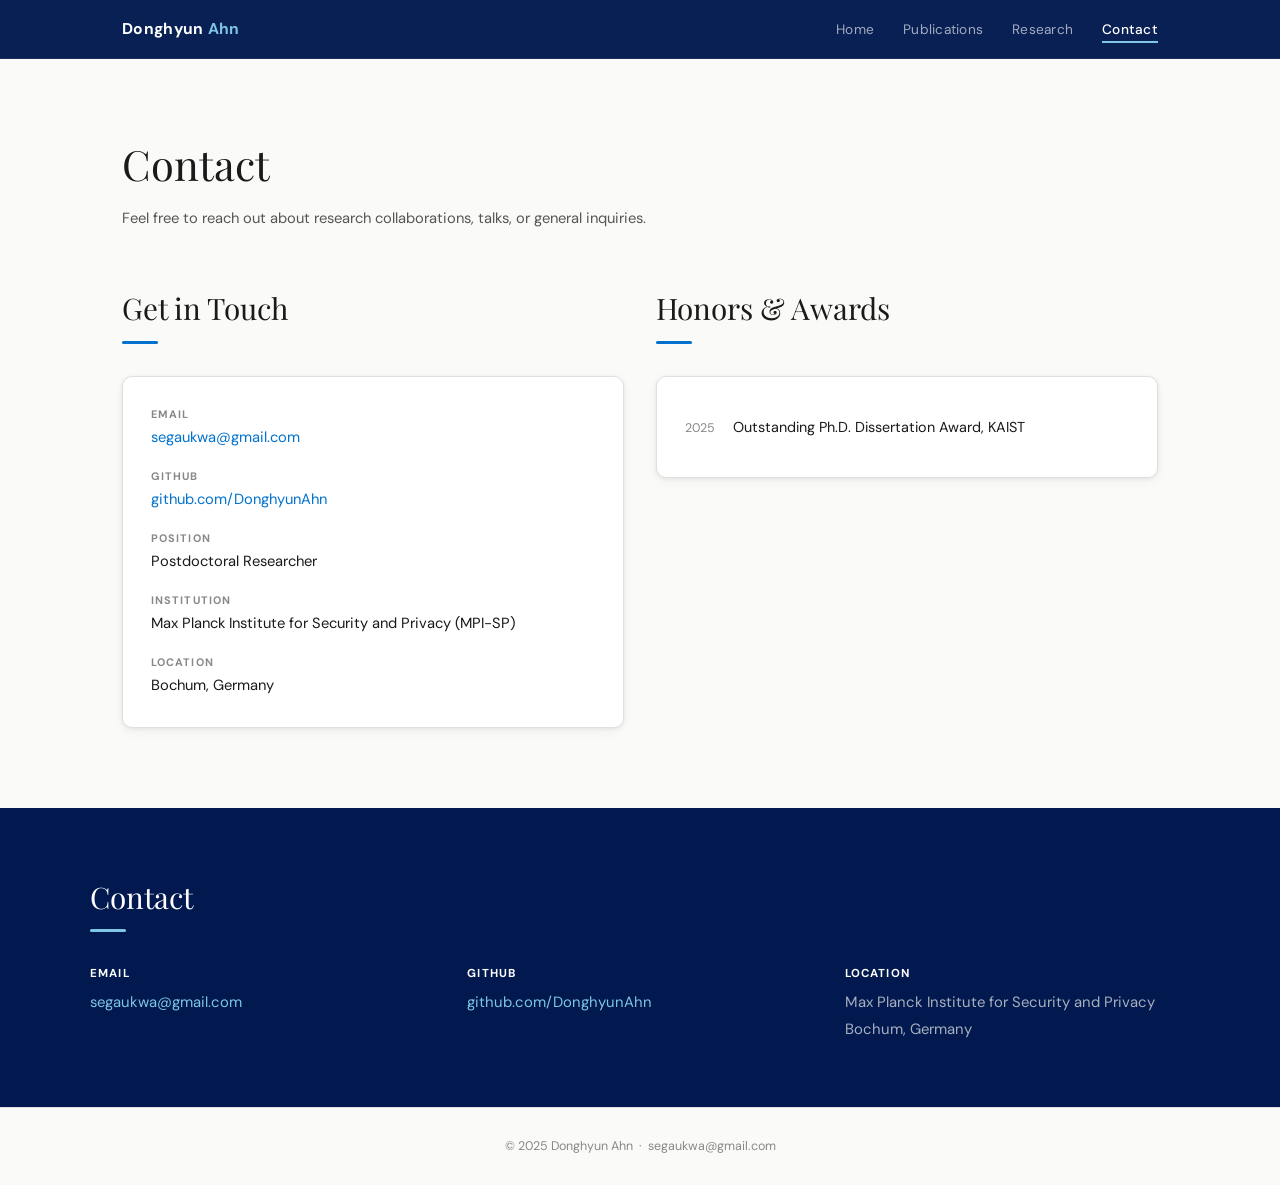
<file: contact/index.html>
<!DOCTYPE html>
<html lang="en">
<head>
  <meta charset="UTF-8" />
  <meta name="viewport" content="width=device-width, initial-scale=1.0" />
  <title>Contact — Donghyun Ahn</title>
  <link rel="stylesheet" href="/assets/css/style.css" />
</head>
<body>

<nav>
  <div class="nav-inner">
    <a href="/" class="nav-logo">Donghyun <span>Ahn</span></a>
    <ul class="nav-links">
      <li><a href="/">Home</a></li>
      <li><a href="/publication/">Publications</a></li>
      <li><a href="/research/">Research</a></li>
      <li><a href="/contact/" class="active">Contact</a></li>
    </ul>
  </div>
</nav>

<div class="page-header">
  <h1>Contact</h1>
  <p>Feel free to reach out about research collaborations, talks, or general inquiries.</p>
</div>

<div class="section">

  <div style="display:grid;grid-template-columns:1fr 1fr;gap:2rem;">

    <div>
      <h2 class="section-title">Get in Touch</h2>
      <div class="divider"></div>
      <div class="card">
        <div class="info-rows">
          <div>
            <p class="info-row-label">Email</p>
            <p class="info-row-val"><a href="mailto:segaukwa@gmail.com">segaukwa@gmail.com</a></p>
          </div>
          <div>
            <p class="info-row-label">GitHub</p>
            <p class="info-row-val"><a href="https://github.com/DonghyunAhn" target="_blank" rel="noopener">github.com/DonghyunAhn</a></p>
          </div>
          <div>
            <p class="info-row-label">Position</p>
            <p class="info-row-val">Postdoctoral Researcher</p>
          </div>
          <div>
            <p class="info-row-label">Institution</p>
            <p class="info-row-val">Max Planck Institute for Security and Privacy (MPI-SP)</p>
          </div>
          <div>
            <p class="info-row-label">Location</p>
            <p class="info-row-val">Bochum, Germany</p>
          </div>
        </div>
      </div>
    </div>

    <div>
      <h2 class="section-title">Honors &amp; Awards</h2>
      <div class="divider"></div>
      <div class="card">
        <ul class="honor-list">
          <li class="honor-item">
            <span class="honor-year">2025</span>
            <span class="honor-text">Outstanding Ph.D. Dissertation Award, KAIST</span>
          </li>
        </ul>
      </div>
    </div>

  </div>

</div>

<div class="contact-dark">
  <div class="contact-dark-inner">
    <h2>Contact</h2>
    <div class="divider"></div>
    <div class="contact-grid">
      <div class="c-item">
        <strong>Email</strong>
        <a href="mailto:segaukwa@gmail.com">segaukwa@gmail.com</a>
      </div>
      <div class="c-item">
        <strong>GitHub</strong>
        <a href="https://github.com/DonghyunAhn" target="_blank" rel="noopener">github.com/DonghyunAhn</a>
      </div>
      <div class="c-item">
        <strong>Location</strong>
        Max Planck Institute for Security and Privacy<br>Bochum, Germany
      </div>
    </div>
  </div>
</div>

<footer>© 2025 Donghyun Ahn &nbsp;·&nbsp; <a href="mailto:segaukwa@gmail.com">segaukwa@gmail.com</a></footer>

</body>
</html>
</file>
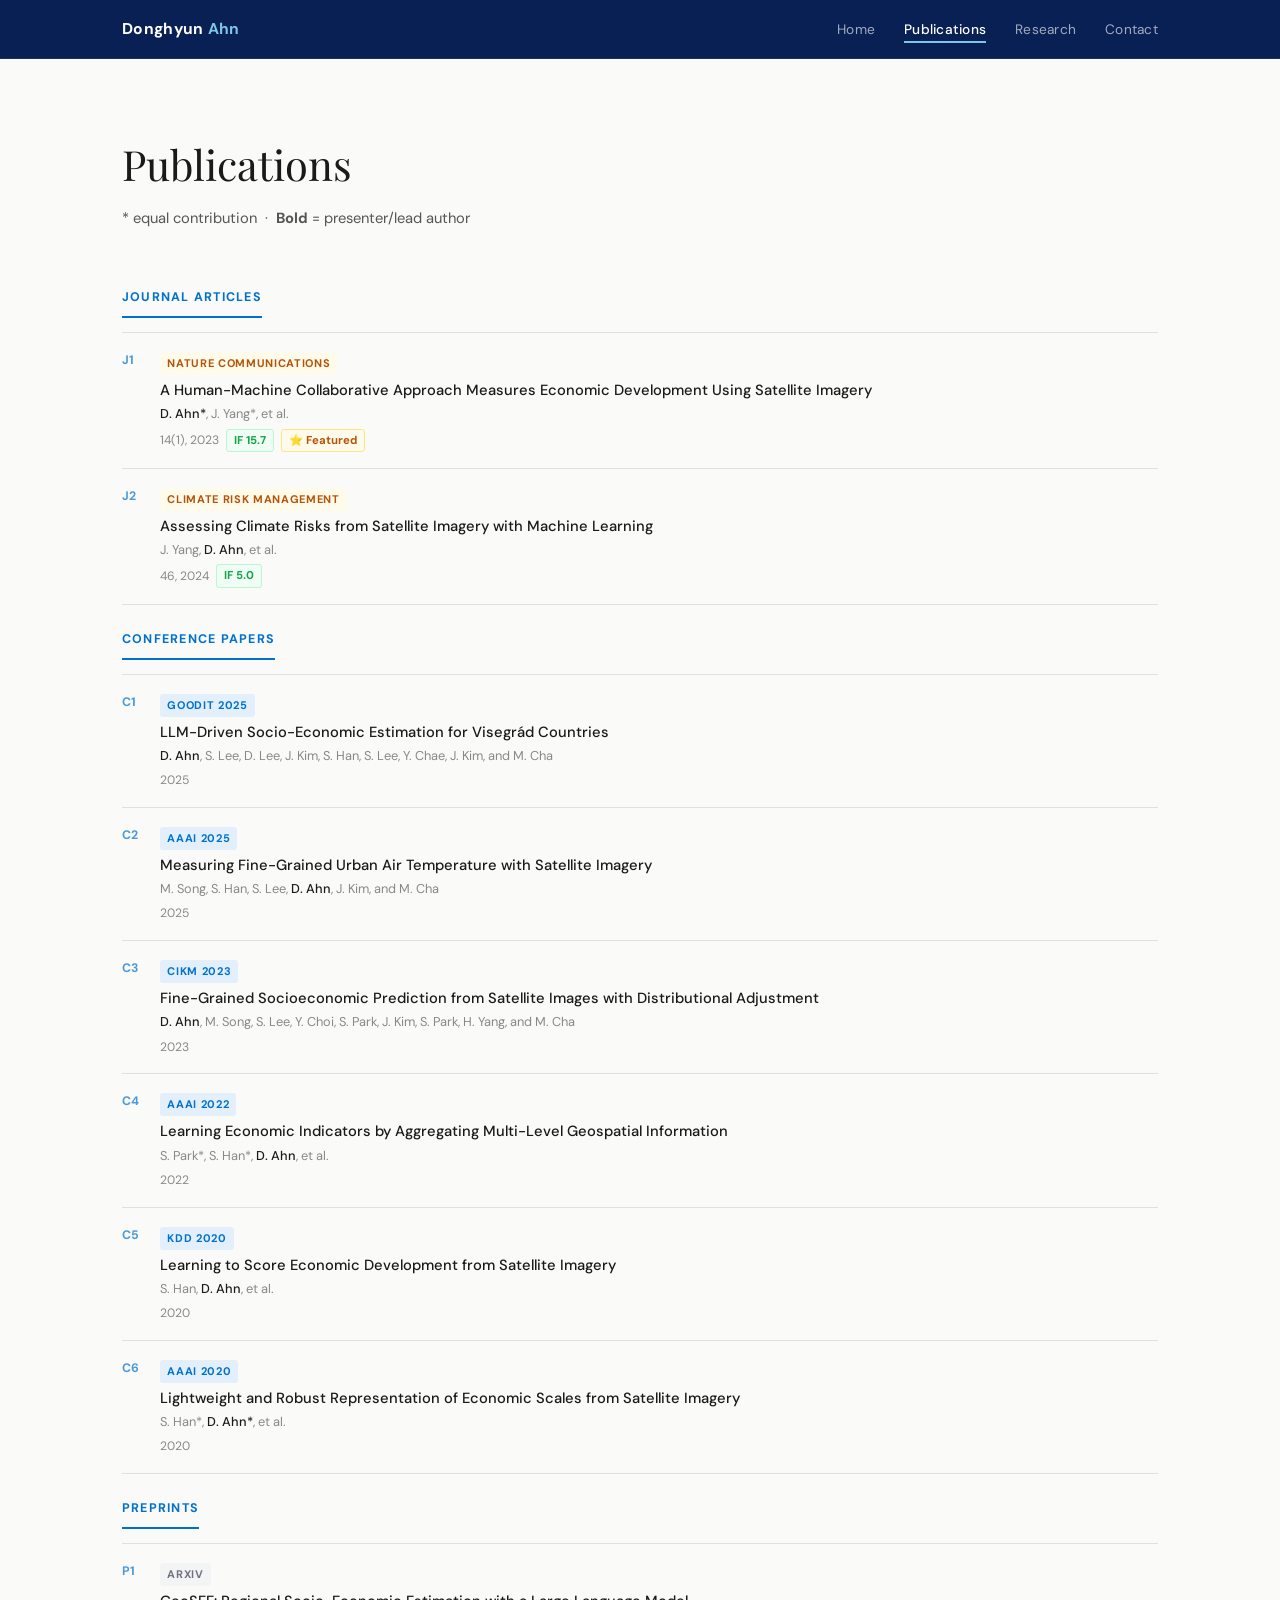
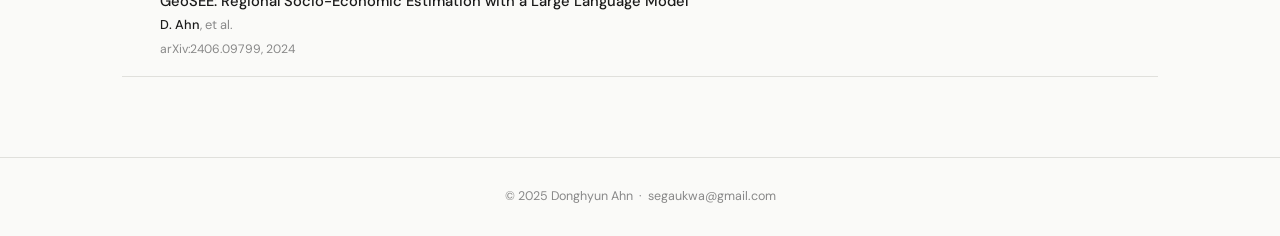
<file: publication/index.html>
<!DOCTYPE html>
<html lang="en">
<head>
  <meta charset="UTF-8" />
  <meta name="viewport" content="width=device-width, initial-scale=1.0" />
  <title>Publications — Donghyun Ahn</title>
  <link rel="stylesheet" href="/assets/css/style.css" />
</head>
<body>

<nav>
  <div class="nav-inner">
    <a href="/" class="nav-logo">Donghyun <span>Ahn</span></a>
    <ul class="nav-links">
      <li><a href="/">Home</a></li>
      <li><a href="/publication/" class="active">Publications</a></li>
      <li><a href="/research/">Research</a></li>
      <li><a href="/contact/">Contact</a></li>
    </ul>
  </div>
</nav>

<div class="page-header">
  <h1>Publications</h1>
  <p>* equal contribution &nbsp;·&nbsp; <strong>Bold</strong> = presenter/lead author</p>
</div>

<div class="section">

  <span class="pub-type-label">Journal Articles</span>
  <ul class="pub-list">

    <li class="pub-item">
      <span class="pub-num">J1</span>
      <div class="pub-body">
        <span class="vbadge vb-journal">Nature Communications</span>
        <p class="pub-title">A Human-Machine Collaborative Approach Measures Economic Development Using Satellite Imagery</p>
        <p class="pub-authors"><strong>D. Ahn*</strong>, J. Yang*, et al.</p>
        <div class="pub-row">
          <span class="pub-year">14(1), 2023</span>
          <span class="pub-if">IF 15.7</span>
          <span class="pub-star">⭐ Featured</span>
        </div>
      </div>
    </li>

    <li class="pub-item">
      <span class="pub-num">J2</span>
      <div class="pub-body">
        <span class="vbadge vb-journal">Climate Risk Management</span>
        <p class="pub-title">Assessing Climate Risks from Satellite Imagery with Machine Learning</p>
        <p class="pub-authors">J. Yang, <strong>D. Ahn</strong>, et al.</p>
        <div class="pub-row">
          <span class="pub-year">46, 2024</span>
          <span class="pub-if">IF 5.0</span>
        </div>
      </div>
    </li>

  </ul>

  <span class="pub-type-label">Conference Papers</span>
  <ul class="pub-list">

    <li class="pub-item">
      <span class="pub-num">C1</span>
      <div class="pub-body">
        <span class="vbadge vb-conf">GoodIT 2025</span>
        <p class="pub-title">LLM-Driven Socio-Economic Estimation for Visegrád Countries</p>
        <p class="pub-authors"><strong>D. Ahn</strong>, S. Lee, D. Lee, J. Kim, S. Han, S. Lee, Y. Chae, J. Kim, and M. Cha</p>
        <div class="pub-row"><span class="pub-year">2025</span></div>
      </div>
    </li>

    <li class="pub-item">
      <span class="pub-num">C2</span>
      <div class="pub-body">
        <span class="vbadge vb-conf">AAAI 2025</span>
        <p class="pub-title">Measuring Fine-Grained Urban Air Temperature with Satellite Imagery</p>
        <p class="pub-authors">M. Song, S. Han, S. Lee, <strong>D. Ahn</strong>, J. Kim, and M. Cha</p>
        <div class="pub-row"><span class="pub-year">2025</span></div>
      </div>
    </li>

    <li class="pub-item">
      <span class="pub-num">C3</span>
      <div class="pub-body">
        <span class="vbadge vb-conf">CIKM 2023</span>
        <p class="pub-title">Fine-Grained Socioeconomic Prediction from Satellite Images with Distributional Adjustment</p>
        <p class="pub-authors"><strong>D. Ahn</strong>, M. Song, S. Lee, Y. Choi, S. Park, J. Kim, S. Park, H. Yang, and M. Cha</p>
        <div class="pub-row"><span class="pub-year">2023</span></div>
      </div>
    </li>

    <li class="pub-item">
      <span class="pub-num">C4</span>
      <div class="pub-body">
        <span class="vbadge vb-conf">AAAI 2022</span>
        <p class="pub-title">Learning Economic Indicators by Aggregating Multi-Level Geospatial Information</p>
        <p class="pub-authors">S. Park*, S. Han*, <strong>D. Ahn</strong>, et al.</p>
        <div class="pub-row"><span class="pub-year">2022</span></div>
      </div>
    </li>

    <li class="pub-item">
      <span class="pub-num">C5</span>
      <div class="pub-body">
        <span class="vbadge vb-conf">KDD 2020</span>
        <p class="pub-title">Learning to Score Economic Development from Satellite Imagery</p>
        <p class="pub-authors">S. Han, <strong>D. Ahn</strong>, et al.</p>
        <div class="pub-row"><span class="pub-year">2020</span></div>
      </div>
    </li>

    <li class="pub-item">
      <span class="pub-num">C6</span>
      <div class="pub-body">
        <span class="vbadge vb-conf">AAAI 2020</span>
        <p class="pub-title">Lightweight and Robust Representation of Economic Scales from Satellite Imagery</p>
        <p class="pub-authors">S. Han*, <strong>D. Ahn*</strong>, et al.</p>
        <div class="pub-row"><span class="pub-year">2020</span></div>
      </div>
    </li>

  </ul>

  <span class="pub-type-label">Preprints</span>
  <ul class="pub-list">

    <li class="pub-item">
      <span class="pub-num">P1</span>
      <div class="pub-body">
        <span class="vbadge vb-preprint">arXiv</span>
        <p class="pub-title">GeoSEE: Regional Socio-Economic Estimation with a Large Language Model</p>
        <p class="pub-authors"><strong>D. Ahn</strong>, et al.</p>
        <div class="pub-row"><span class="pub-year">arXiv:2406.09799, 2024</span></div>
      </div>
    </li>

  </ul>

</div>

<footer>© 2025 Donghyun Ahn &nbsp;·&nbsp; <a href="mailto:segaukwa@gmail.com">segaukwa@gmail.com</a></footer>

</body>
</html>
</file>
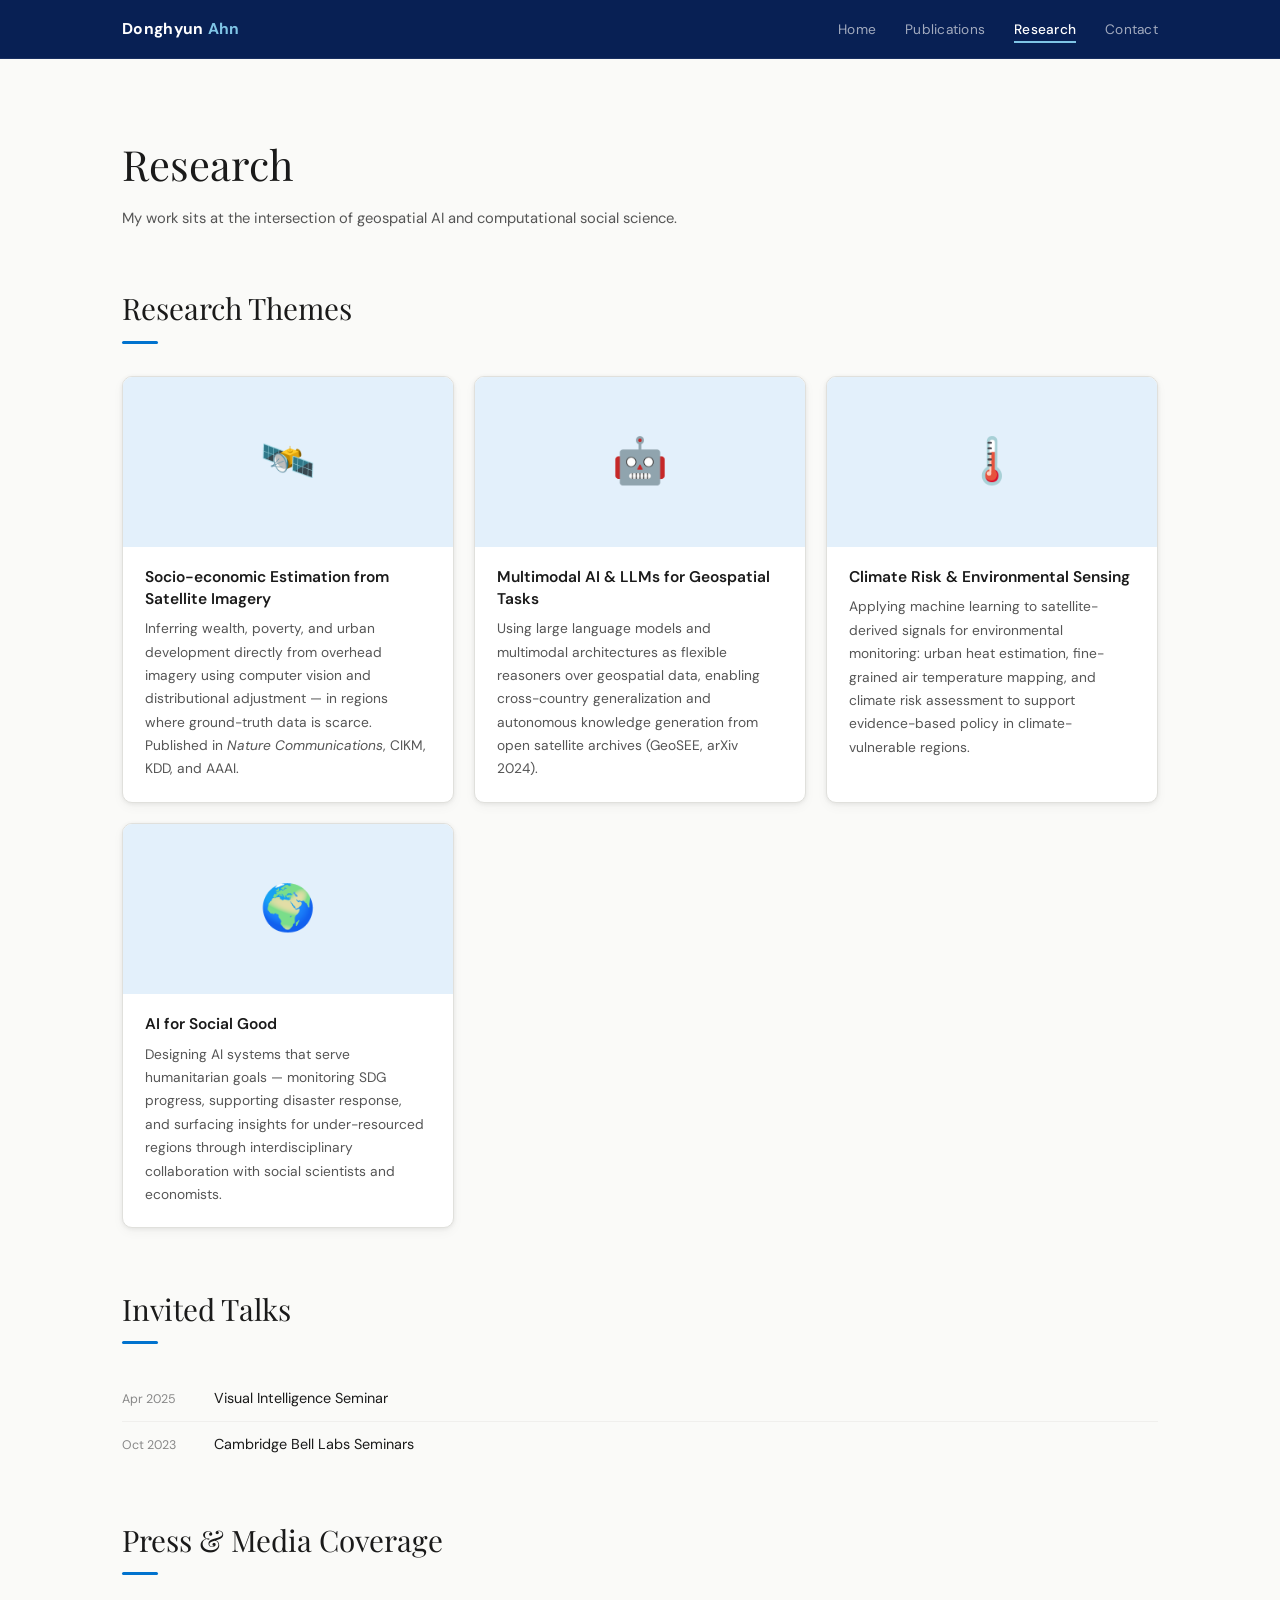
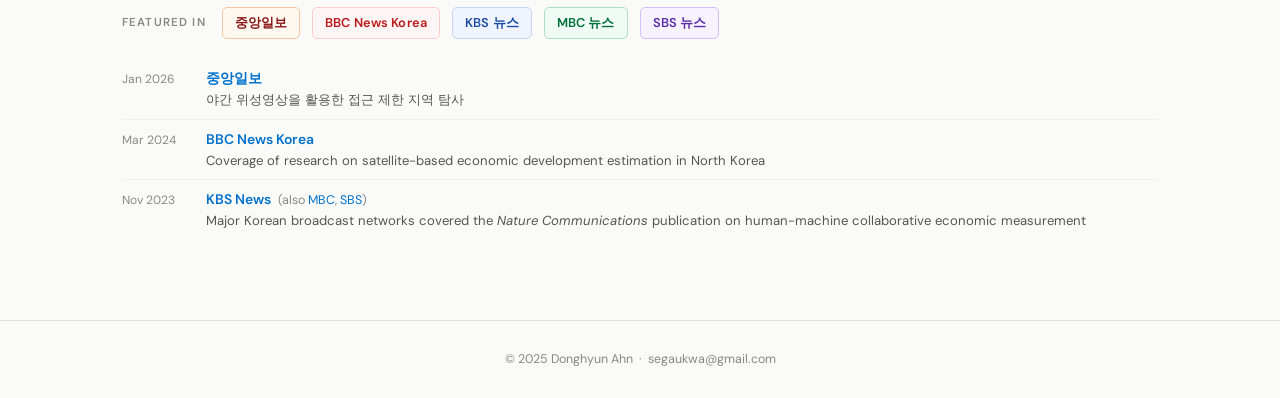
<file: research/index.html>
<!DOCTYPE html>
<html lang="en">
<head>
  <meta charset="UTF-8" />
  <meta name="viewport" content="width=device-width, initial-scale=1.0" />
  <title>Research — Donghyun Ahn</title>
  <link rel="stylesheet" href="/assets/css/style.css" />
</head>
<body>

<nav>
  <div class="nav-inner">
    <a href="/" class="nav-logo">Donghyun <span>Ahn</span></a>
    <ul class="nav-links">
      <li><a href="/">Home</a></li>
      <li><a href="/publication/">Publications</a></li>
      <li><a href="/research/" class="active">Research</a></li>
      <li><a href="/contact/">Contact</a></li>
    </ul>
  </div>
</nav>

<div class="page-header">
  <h1>Research</h1>
  <p>My work sits at the intersection of geospatial AI and computational social science.</p>
</div>

<div class="section">

  <h2 class="section-title">Research Themes</h2>
  <div class="divider"></div>

  <div class="interest-grid">
    <div class="interest-card">
      <div class="ic-img">🛰️</div>
      <div class="ic-body">
        <h3>Socio-economic Estimation from Satellite Imagery</h3>
        <p>Inferring wealth, poverty, and urban development directly from overhead imagery using computer vision and distributional adjustment — in regions where ground-truth data is scarce. Published in <em>Nature Communications</em>, CIKM, KDD, and AAAI.</p>
      </div>
    </div>
    <div class="interest-card">
      <div class="ic-img">🤖</div>
      <div class="ic-body">
        <h3>Multimodal AI &amp; LLMs for Geospatial Tasks</h3>
        <p>Using large language models and multimodal architectures as flexible reasoners over geospatial data, enabling cross-country generalization and autonomous knowledge generation from open satellite archives (GeoSEE, arXiv 2024).</p>
      </div>
    </div>
    <div class="interest-card">
      <div class="ic-img">🌡️</div>
      <div class="ic-body">
        <h3>Climate Risk &amp; Environmental Sensing</h3>
        <p>Applying machine learning to satellite-derived signals for environmental monitoring: urban heat estimation, fine-grained air temperature mapping, and climate risk assessment to support evidence-based policy in climate-vulnerable regions.</p>
      </div>
    </div>
    <div class="interest-card">
      <div class="ic-img">🌍</div>
      <div class="ic-body">
        <h3>AI for Social Good</h3>
        <p>Designing AI systems that serve humanitarian goals — monitoring SDG progress, supporting disaster response, and surfacing insights for under-resourced regions through interdisciplinary collaboration with social scientists and economists.</p>
      </div>
    </div>
  </div>

  <!-- Invited Talks -->
  <h2 class="section-title" style="margin-top:3.5rem;">Invited Talks</h2>
  <div class="divider"></div>
  <ul class="event-list">
    <li class="event-item">
      <span class="e-date">Apr 2025</span>
      <span class="e-title">Visual Intelligence Seminar</span>
    </li>
    <li class="event-item">
      <span class="e-date">Oct 2023</span>
      <span class="e-title">Cambridge Bell Labs Seminars</span>
    </li>
  </ul>

  <!-- Press Coverage -->
  <h2 class="section-title" style="margin-top:3rem;">Press &amp; Media Coverage</h2>
  <div class="divider"></div>

  <div class="press-strip" style="margin-bottom:1.25rem;">
    <span class="press-as">Featured in</span>
    <span class="press-outlet press-joongang">중앙일보</span>
    <span class="press-outlet press-bbc">BBC News Korea</span>
    <span class="press-outlet press-kbs">KBS 뉴스</span>
    <span class="press-outlet press-mbc">MBC 뉴스</span>
    <span class="press-outlet press-sbs">SBS 뉴스</span>
  </div>

  <ul class="press-items">
    <li class="press-item">
      <span class="p-date">Jan 2026</span>
      <div class="p-content">
        <a class="p-outlet" href="https://www.joongang.co.kr/article/25400301" target="_blank" rel="noopener">중앙일보</a>
        <div class="p-desc">야간 위성영상을 활용한 접근 제한 지역 탐사</div>
      </div>
    </li>
    <li class="press-item">
      <span class="p-date">Mar 2024</span>
      <div class="p-content">
        <a class="p-outlet" href="https://www.bbc.com/korean/articles/c035r0kee3yo" target="_blank" rel="noopener">BBC News Korea</a>
        <div class="p-desc">Coverage of research on satellite-based economic development estimation in North Korea</div>
      </div>
    </li>
    <li class="press-item">
      <span class="p-date">Nov 2023</span>
      <div class="p-content">
        <div class="p-outlet">
          <a href="https://news.kbs.co.kr/news/pc/view/view.do?ncd=7823273" target="_blank" rel="noopener">KBS News</a>
          <span style="color:var(--subtle);font-weight:400;font-size:0.78rem;margin-left:4px;">(also
            <a href="https://youtu.be/NLoGHmZMYtc?t=363" target="_blank" rel="noopener">MBC</a>,
            <a href="https://www.youtube.com/watch?v=01jpsxizAEk" target="_blank" rel="noopener">SBS</a>)
          </span>
        </div>
        <div class="p-desc">Major Korean broadcast networks covered the <em>Nature Communications</em> publication on human-machine collaborative economic measurement</div>
      </div>
    </li>
  </ul>

</div>

<footer>© 2025 Donghyun Ahn &nbsp;·&nbsp; <a href="mailto:segaukwa@gmail.com">segaukwa@gmail.com</a></footer>

</body>
</html>
</file>
<file: assets/css/style.css>
/* ============================================================
   Donghyun Ahn — Personal Academic Site
   ============================================================ */

@import url('https://fonts.googleapis.com/css2?family=DM+Sans:ital,opsz,wght@0,9..40,300;0,9..40,400;0,9..40,500;0,9..40,600;1,9..40,300;1,9..40,400&family=Playfair+Display:ital,wght@0,400;0,600;1,400&display=swap');

:root {
  --bg:           #fafaf8;
  --text:         #1a1a1a;
  --muted:        #555;
  --subtle:       #888;
  --border:       #e0e0dc;
  --card:         #ffffff;
  --accent:       #0072CE;
  --accent-light: #e3f0fb;
  --accent-dim:   rgba(0,114,206,0.08);
  --accent-mid:   #7FC5E6;
  --navy:         #01194F;
  --navy-nav:     rgba(1,25,79,0.97);
  --green:        #16a34a;
  --green-bg:     #f0fdf4;
  --amber:        #b45309;
  --amber-bg:     #fffbeb;
  --red:          #b91c1c;
  --red-bg:       #fef2f2;
  --f-display:    'Playfair Display', Georgia, serif;
  --f-body:       'DM Sans', -apple-system, sans-serif;
  --max-w:        1100px;
  --sb-w:         264px;
  --radius:       10px;
  --shadow-sm:    0 1px 4px rgba(0,0,0,0.07), 0 4px 12px rgba(0,0,0,0.04);
  --shadow-md:    0 4px 16px rgba(0,0,0,0.09), 0 1px 4px rgba(0,0,0,0.05);
  --shadow-hover: 0 8px 28px rgba(0,0,0,0.10), 0 2px 6px rgba(0,0,0,0.06);
}

*, *::before, *::after { margin:0; padding:0; box-sizing:border-box; }
html { scroll-behavior: smooth; }

body {
  font-family: var(--f-body);
  font-size: 15.5px;
  line-height: 1.72;
  color: var(--text);
  background: var(--bg);
  -webkit-font-smoothing: antialiased;
}

a { color: var(--accent); text-decoration: none; }
a:hover { text-decoration: underline; }
img { max-width: 100%; height: auto; display: block; }

/* ── Animations ─────────────────────────── */
@keyframes fadeUp {
  from { opacity: 0; transform: translateY(22px); }
  to   { opacity: 1; transform: translateY(0); }
}

/* ── Navigation ─────────────────────────── */
nav {
  position: fixed;
  top: 0; left: 0; right: 0;
  z-index: 200;
  background: var(--navy-nav);
  backdrop-filter: blur(14px);
  -webkit-backdrop-filter: blur(14px);
  border-bottom: 1px solid rgba(255,255,255,0.07);
}

.nav-inner {
  max-width: var(--max-w);
  margin: 0 auto;
  padding: 0 2rem;
  height: 58px;
  display: flex;
  align-items: center;
  justify-content: space-between;
}

.nav-logo {
  font-weight: 700;
  font-size: 0.98rem;
  color: #fff;
  letter-spacing: 0.02em;
  text-decoration: none;
}
.nav-logo:hover { text-decoration: none; }
.nav-logo span  { color: var(--accent-mid); }

.nav-links { list-style: none; display: flex; gap: 1.8rem; }
.nav-links a {
  font-size: 0.855rem;
  color: rgba(255,255,255,0.62);
  text-decoration: none;
  font-weight: 400;
  letter-spacing: 0.02em;
  padding-bottom: 3px;
  border-bottom: 2px solid transparent;
  transition: color 0.18s, border-color 0.18s;
}
.nav-links a:hover  { color: rgba(255,255,255,0.9); text-decoration: none; }
.nav-links a.active { color: #fff; font-weight: 500; border-bottom-color: var(--accent-mid); }

/* ── Hero ───────────────────────────────── */
.hero {
  background: var(--navy);
  color: #f0f0ee;
  padding: 8.5rem 2rem 5.5rem;
  position: relative;
  overflow: hidden;
}

.hero::before {
  content: '';
  position: absolute;
  top: -30%; right: -15%;
  width: 680px; height: 680px;
  background: radial-gradient(circle, rgba(127,197,230,0.12) 0%, transparent 68%);
  border-radius: 50%;
  pointer-events: none;
}

.hero::after {
  content: '';
  position: absolute;
  bottom: -20%; left: -10%;
  width: 400px; height: 400px;
  background: radial-gradient(circle, rgba(0,114,206,0.08) 0%, transparent 70%);
  border-radius: 50%;
  pointer-events: none;
}

.hero-inner {
  max-width: var(--max-w);
  margin: 0 auto;
  position: relative;
  z-index: 1;
  display: grid;
  grid-template-columns: 1fr 200px;
  gap: 2rem;
  align-items: center;
}

.hero-label {
  font-size: 0.73rem;
  font-weight: 600;
  text-transform: uppercase;
  letter-spacing: 0.18em;
  color: var(--accent-mid);
  margin-bottom: 1rem;
  animation: fadeUp 0.65s ease-out both;
}

.hero h1 {
  font-family: var(--f-display);
  font-weight: 400;
  font-size: clamp(2.4rem, 5vw, 3.5rem);
  line-height: 1.15;
  margin-bottom: 0.5rem;
  animation: fadeUp 0.65s ease-out 0.08s both;
}

.hero-sub {
  font-size: 0.95rem;
  color: rgba(240,240,238,0.65);
  margin-bottom: 0.2rem;
  animation: fadeUp 0.65s ease-out 0.16s both;
}

.hero-affil {
  font-size: 0.88rem;
  color: var(--accent-mid);
  font-weight: 500;
  margin-bottom: 1.4rem;
  animation: fadeUp 0.65s ease-out 0.22s both;
}

.hero-bio {
  font-size: 0.95rem;
  line-height: 1.82;
  color: rgba(240,240,238,0.68);
  max-width: 580px;
  margin-bottom: 1.8rem;
  animation: fadeUp 0.65s ease-out 0.28s both;
}

.hero-bio em { font-style: normal; color: rgba(240,240,238,0.9); }

.hero-actions {
  display: flex;
  gap: 0.55rem;
  flex-wrap: wrap;
  animation: fadeUp 0.65s ease-out 0.36s both;
}

.btn {
  display: inline-flex;
  align-items: center;
  gap: 6px;
  font-size: 0.84rem;
  font-weight: 500;
  padding: 0.5em 1.15em;
  border-radius: 6px;
  border: 1px solid transparent;
  cursor: pointer;
  text-decoration: none;
  transition: background 0.18s, color 0.18s, border-color 0.18s, transform 0.12s;
}
.btn:hover { text-decoration: none; transform: translateY(-1px); }

.btn-primary {
  background: var(--accent);
  color: #fff;
  border-color: var(--accent);
}
.btn-primary:hover { background: #005fad; border-color: #005fad; }

.btn-ghost {
  background: rgba(255,255,255,0.07);
  color: rgba(240,240,238,0.82);
  border-color: rgba(255,255,255,0.18);
}
.btn-ghost:hover { background: rgba(255,255,255,0.14); color: #fff; }

/* Hero photo */
.hero-photo-wrap {
  display: flex;
  justify-content: flex-end;
  align-items: center;
  animation: fadeUp 0.65s ease-out 0.18s both;
}

.hero-avatar {
  width: 200px;
  height: 240px;
  border-radius: 10px;
  background: linear-gradient(140deg, rgba(0,114,206,0.5), rgba(1,25,79,0.8));
  border: 2px solid rgba(127,197,230,0.3);
  box-shadow: 0 0 0 6px rgba(127,197,230,0.08), 0 12px 40px rgba(0,0,0,0.3);
  display: flex;
  align-items: center;
  justify-content: center;
  overflow: hidden;
}
.hero-avatar svg { width: 72px; height: 72px; }
.hero-avatar img { width: 100%; height: 100%; object-fit: cover; }

/* ── Page wrapper ───────────────────────── */
.page-wrap {
  max-width: var(--max-w);
  margin: 0 auto;
  padding: 0 2rem;
}

/* ── Two-column layout ──────────────────── */
.layout {
  display: grid;
  grid-template-columns: var(--sb-w) 1fr;
  column-gap: 2.75rem;
  align-items: start;
  padding-top: 2.75rem;
  padding-bottom: 5rem;
}

/* ── Sidebar ────────────────────────────── */
.sidebar {
  position: sticky;
  top: calc(58px + 1.5rem);
  display: flex;
  flex-direction: column;
  gap: 1rem;
}

/* Profile card */
.profile-card {
  background: var(--card);
  border: 1px solid var(--border);
  border-radius: var(--radius);
  padding: 1.5rem 1.4rem 1.4rem;
  box-shadow: var(--shadow-sm);
  text-align: center;
}

.avatar {
  width: 88px;
  height: 88px;
  border-radius: 50%;
  background: var(--accent-light);
  display: flex;
  align-items: center;
  justify-content: center;
  margin: 0 auto 0.9rem;
  box-shadow: 0 0 0 3px #fff, 0 0 0 4px #d4e8f8;
  overflow: hidden;
  flex-shrink: 0;
}
.avatar svg { width: 38px; height: 38px; opacity: 0.38; }
.avatar img { width: 100%; height: 100%; object-fit: cover; }

.profile-name {
  font-family: var(--f-display);
  font-size: 1.08rem;
  font-weight: 600;
  margin-bottom: 4px;
  line-height: 1.3;
}

.profile-role { font-size: 0.8rem; color: var(--muted); line-height: 1.5; }
.profile-inst { font-size: 0.77rem; color: var(--accent); font-weight: 500; margin-top: 2px; line-height: 1.45; }

.profile-sep { height: 1px; background: var(--border); margin: 0.95rem 0; }

.profile-links { display: flex; flex-direction: column; gap: 2px; }

.plink {
  display: flex;
  align-items: center;
  gap: 8px;
  font-size: 0.81rem;
  color: var(--muted);
  padding: 5px 9px;
  border-radius: 7px;
  text-decoration: none;
  transition: background 0.14s, color 0.14s;
}
.plink svg { flex-shrink: 0; opacity: 0.6; }
.plink:hover { background: var(--accent-light); color: var(--accent); text-decoration: none; }

/* Sidebar info card */
.s-card {
  background: var(--card);
  border: 1px solid var(--border);
  border-radius: var(--radius);
  padding: 1.15rem 1.2rem;
  box-shadow: var(--shadow-sm);
}

.s-label {
  font-size: 0.67rem;
  font-weight: 700;
  letter-spacing: 0.14em;
  text-transform: uppercase;
  color: var(--subtle);
  margin-bottom: 0.7rem;
}

.tag-cloud { display: flex; flex-wrap: wrap; gap: 5px; }

.tag {
  font-size: 0.73rem;
  color: var(--accent);
  background: var(--accent-light);
  border: 1px solid #bcd9f0;
  padding: 2px 9px;
  border-radius: 100px;
  line-height: 1.7;
}

/* ── Main content ───────────────────────── */
.main { display: flex; flex-direction: column; }

.section-block {
  padding: 1.85rem 0;
  border-bottom: 1px solid var(--border);
}
.section-block:last-child { border-bottom: none; padding-bottom: 0; }

.sh {
  display: flex;
  align-items: center;
  gap: 10px;
  margin-bottom: 1.1rem;
}
.sh::before {
  content: '';
  display: block;
  width: 3px; height: 1rem;
  background: var(--accent);
  border-radius: 2px;
  flex-shrink: 0;
}
.sh h2 {
  font-family: var(--f-display);
  font-size: 1.13rem;
  font-weight: 600;
  letter-spacing: -0.01em;
}

/* ── Bio ────────────────────────────────── */
.bio { font-size: 0.93rem; color: var(--muted); line-height: 1.85; max-width: 620px; }
.bio + .bio { margin-top: 0.65rem; }

/* ── News ───────────────────────────────── */
.news-list { list-style: none; }

.news-item {
  display: grid;
  grid-template-columns: 74px 1fr;
  gap: 10px;
  padding: 8px 0;
  border-bottom: 1px solid #f0efed;
  align-items: baseline;
}
.news-item:last-child { border-bottom: none; }

.n-date { font-size: 0.75rem; color: var(--subtle); white-space: nowrap; }
.n-text { font-size: 0.86rem; color: var(--muted); line-height: 1.55; }
.n-text strong { color: var(--text); font-weight: 500; }

.badge {
  display: inline-block;
  font-size: 0.63rem;
  font-weight: 700;
  padding: 1px 6px;
  border-radius: 3px;
  margin-right: 5px;
  vertical-align: middle;
  letter-spacing: 0.05em;
  text-transform: uppercase;
}
.b-award { background: var(--amber-bg); color: var(--amber); border: 1px solid #fde68a; }
.b-paper { background: var(--accent-light); color: var(--accent); border: 1px solid #bcd9f0; }
.b-talk  { background: var(--green-bg); color: var(--green); border: 1px solid #bbf7d0; }
.b-media { background: var(--red-bg); color: var(--red); border: 1px solid #fecaca; }

/* ── Press / Media coverage ─────────────── */
.press-strip {
  display: flex;
  align-items: center;
  gap: 0.75rem;
  flex-wrap: wrap;
  margin-bottom: 1rem;
}

.press-as { font-size: 0.72rem; font-weight: 600; letter-spacing: 0.1em; text-transform: uppercase; color: var(--subtle); margin-right: 0.25rem; }

.press-outlet {
  display: inline-flex;
  align-items: center;
  gap: 6px;
  font-size: 0.8rem;
  font-weight: 600;
  padding: 4px 12px;
  border-radius: 5px;
  border: 1px solid;
  letter-spacing: 0.01em;
  text-decoration: none;
  transition: opacity 0.15s, transform 0.12s;
}
.press-outlet:hover { opacity: 0.8; transform: translateY(-1px); text-decoration: none; }

.press-joongang { color: #8b1a1a; background: #fff8f0; border-color: #f5c6a0; }
.press-bbc      { color: #bb1919; background: #fff5f5; border-color: #fcc; }
.press-kbs      { color: #1a4ca1; background: #f0f4ff; border-color: #c5d5f5; }
.press-mbc      { color: #006e3b; background: #f0fbf5; border-color: #ade0c2; }
.press-sbs      { color: #5b2ea6; background: #f6f2ff; border-color: #d4bef5; }

.press-items { list-style: none; display: flex; flex-direction: column; gap: 0; }

.press-item {
  display: grid;
  grid-template-columns: 74px 1fr;
  gap: 10px;
  padding: 9px 0;
  border-bottom: 1px solid #f0efed;
  align-items: baseline;
}
.press-item:last-child { border-bottom: none; }

.p-date    { font-size: 0.75rem; color: var(--subtle); white-space: nowrap; }
.p-content { font-size: 0.87rem; color: var(--text); line-height: 1.5; }
.p-outlet        { font-weight: 600; }
.p-outlet[href]  { color: var(--accent); text-decoration: none; }
.p-outlet[href]:hover { text-decoration: underline; }
.p-desc    { font-size: 0.82rem; color: var(--muted); margin-top: 1px; }

/* ── Publications ───────────────────────── */
.pub-type-label {
  display: inline-block;
  font-size: 0.78rem;
  font-weight: 700;
  text-transform: uppercase;
  letter-spacing: 0.1em;
  color: var(--accent);
  padding-bottom: 0.45rem;
  border-bottom: 2px solid var(--accent);
  margin: 1.5rem 0 0.9rem;
}
.pub-type-label:first-of-type { margin-top: 0; }

.pub-list { list-style: none; }

.pub-item {
  display: flex;
  gap: 0.9rem;
  padding: 1rem 0;
  border-bottom: 1px solid var(--border);
  align-items: flex-start;
  transition: background 0.15s;
}
.pub-item:first-child { border-top: 1px solid var(--border); }
.pub-item:hover { background: #fafcff; margin: 0 -0.75rem; padding-left: 0.75rem; padding-right: 0.75rem; border-radius: 6px; }

.pub-num {
  font-size: 0.77rem;
  font-weight: 700;
  color: var(--accent);
  min-width: 24px;
  padding-top: 1px;
  flex-shrink: 0;
  opacity: 0.7;
}

.pub-body { flex: 1; }

.vbadge {
  display: inline-block;
  font-size: 0.69rem;
  font-weight: 700;
  text-transform: uppercase;
  letter-spacing: 0.06em;
  padding: 2px 7px;
  border-radius: 3px;
  margin-bottom: 4px;
}
.vb-conf     { background: var(--accent-light); color: var(--accent); }
.vb-journal  { background: var(--amber-bg); color: var(--amber); }
.vb-preprint { background: #f3f4f6; color: #6b7280; }

.pub-title {
  font-size: 0.92rem;
  font-weight: 500;
  color: var(--text);
  line-height: 1.5;
  margin-bottom: 3px;
}

.pub-authors { font-size: 0.8rem; color: var(--subtle); line-height: 1.5; }
.pub-authors strong { color: var(--text); font-weight: 500; }

.pub-row { display: flex; align-items: center; gap: 7px; flex-wrap: wrap; margin-top: 5px; }
.pub-year { font-size: 0.76rem; color: var(--subtle); }
.pub-if   { font-size: 0.71rem; font-weight: 700; color: var(--green); background: var(--green-bg); border: 1px solid #bbf7d0; padding: 1px 7px; border-radius: 3px; }
.pub-star { font-size: 0.71rem; font-weight: 700; color: var(--amber); background: var(--amber-bg); border: 1px solid #fde68a; padding: 1px 7px; border-radius: 3px; }

.more-link {
  display: inline-flex;
  align-items: center;
  gap: 4px;
  font-size: 0.84rem;
  font-weight: 500;
  color: var(--accent);
  margin-top: 1rem;
  transition: gap 0.15s;
}
.more-link:hover { gap: 8px; text-decoration: none; }

/* ── Subpage layout ─────────────────────── */
.page-header {
  padding: 8rem 2rem 2.75rem;
  max-width: var(--max-w);
  margin: 0 auto;
}
.page-header h1 {
  font-family: var(--f-display);
  font-size: clamp(1.9rem, 4vw, 2.6rem);
  font-weight: 400;
  margin-bottom: 0.4rem;
}
.page-header p { font-size: 0.92rem; color: var(--muted); }

.section {
  max-width: var(--max-w);
  margin: 0 auto;
  padding: 0.5rem 2rem 5rem;
}

.section-title {
  font-family: var(--f-display);
  font-size: 1.85rem;
  font-weight: 400;
  margin-bottom: 0.4rem;
}
.divider { width: 36px; height: 3px; background: var(--accent); border-radius: 2px; margin-bottom: 2rem; }

/* ── Cards (generic) ────────────────────── */
.card {
  background: var(--card);
  border: 1px solid var(--border);
  border-radius: var(--radius);
  padding: 1.75rem;
  box-shadow: var(--shadow-sm);
  transition: box-shadow 0.22s, transform 0.18s;
}
.card:hover { box-shadow: var(--shadow-hover); transform: translateY(-2px); }

/* ── Research interest grid ─────────────── */
.interest-grid { display: grid; grid-template-columns: repeat(auto-fit, minmax(300px, 1fr)); gap: 1.25rem; }

.interest-card {
  background: var(--card);
  border: 1px solid var(--border);
  border-radius: var(--radius);
  overflow: hidden;
  box-shadow: var(--shadow-sm);
  transition: box-shadow 0.22s, transform 0.18s;
}
.interest-card:hover { box-shadow: var(--shadow-hover); transform: translateY(-2px); }

.ic-img {
  background: var(--accent-light);
  height: 170px;
  display: flex;
  align-items: center;
  justify-content: center;
  font-size: 2.8rem;
}
.ic-body { padding: 1.3rem 1.4rem; }
.ic-body h3 { font-size: 0.97rem; font-weight: 600; margin-bottom: 0.4rem; line-height: 1.4; }
.ic-body p  { font-size: 0.86rem; color: var(--muted); line-height: 1.7; }

/* ── Event / talk list ──────────────────── */
.event-list { list-style: none; }
.event-item {
  display: grid;
  grid-template-columns: 78px 1fr;
  gap: 14px;
  padding: 10px 0;
  border-bottom: 1px solid #f0efed;
  align-items: baseline;
}
.event-item:last-child { border-bottom: none; }
.e-date  { font-size: 0.78rem; color: var(--subtle); }
.e-title { font-size: 0.9rem; color: var(--text); }

/* ── Contact (dark footer) ──────────────── */
.contact-dark {
  background: var(--navy);
  color: #f0f0ee;
  padding: 4rem 2rem;
}
.contact-dark-inner { max-width: var(--max-w); margin: 0 auto; }
.contact-dark h2 { font-family: var(--f-display); font-size: 1.85rem; font-weight: 400; color: #fff; margin-bottom: 0.4rem; }
.contact-dark .divider { background: var(--accent-mid); }

.contact-grid { display: grid; grid-template-columns: repeat(auto-fit, minmax(230px,1fr)); gap: 2rem; }

.c-item { font-size: 0.93rem; color: rgba(240,240,238,0.7); line-height: 1.8; }
.c-item strong {
  display: block;
  font-size: 0.72rem;
  font-weight: 700;
  text-transform: uppercase;
  letter-spacing: 0.1em;
  color: #fff;
  margin-bottom: 0.3rem;
}
.c-item a { color: var(--accent-mid); }
.c-item a:hover { text-decoration: underline; }

/* Contact info card */
.info-rows { display: flex; flex-direction: column; gap: 1rem; }
.info-row-label { font-size: 0.68rem; font-weight: 700; letter-spacing: 0.1em; text-transform: uppercase; color: var(--subtle); margin-bottom: 2px; }
.info-row-val   { font-size: 0.92rem; color: var(--text); }

/* Honor list */
.honor-list { list-style: none; }
.honor-item { display: flex; gap: 14px; align-items: baseline; padding: 10px 0; border-bottom: 1px solid #f0efed; }
.honor-item:last-child { border-bottom: none; }
.honor-year { font-size: 0.78rem; color: var(--subtle); min-width: 34px; }
.honor-text { font-size: 0.9rem; color: var(--text); }

/* ── Footer ─────────────────────────────── */
footer {
  text-align: center;
  padding: 1.75rem 2rem;
  font-size: 0.78rem;
  color: var(--subtle);
  border-top: 1px solid var(--border);
}
footer a { color: var(--subtle); }

/* ── Responsive ─────────────────────────── */
@media (max-width: 680px) {
  .layout { grid-template-columns: 1fr; padding-top: 2rem; }
  .sidebar { position: static; }
  .hero-inner { grid-template-columns: 1fr; }
  .hero-photo-wrap { display: none; }
  .interest-grid { grid-template-columns: 1fr; }
  .nav-links { gap: 1.2rem; }
  .page-header { padding: 6.5rem 1.25rem 2rem; }
  .section { padding: 0.5rem 1.25rem 3rem; }
  .press-strip { gap: 0.5rem; }
}
</file>
